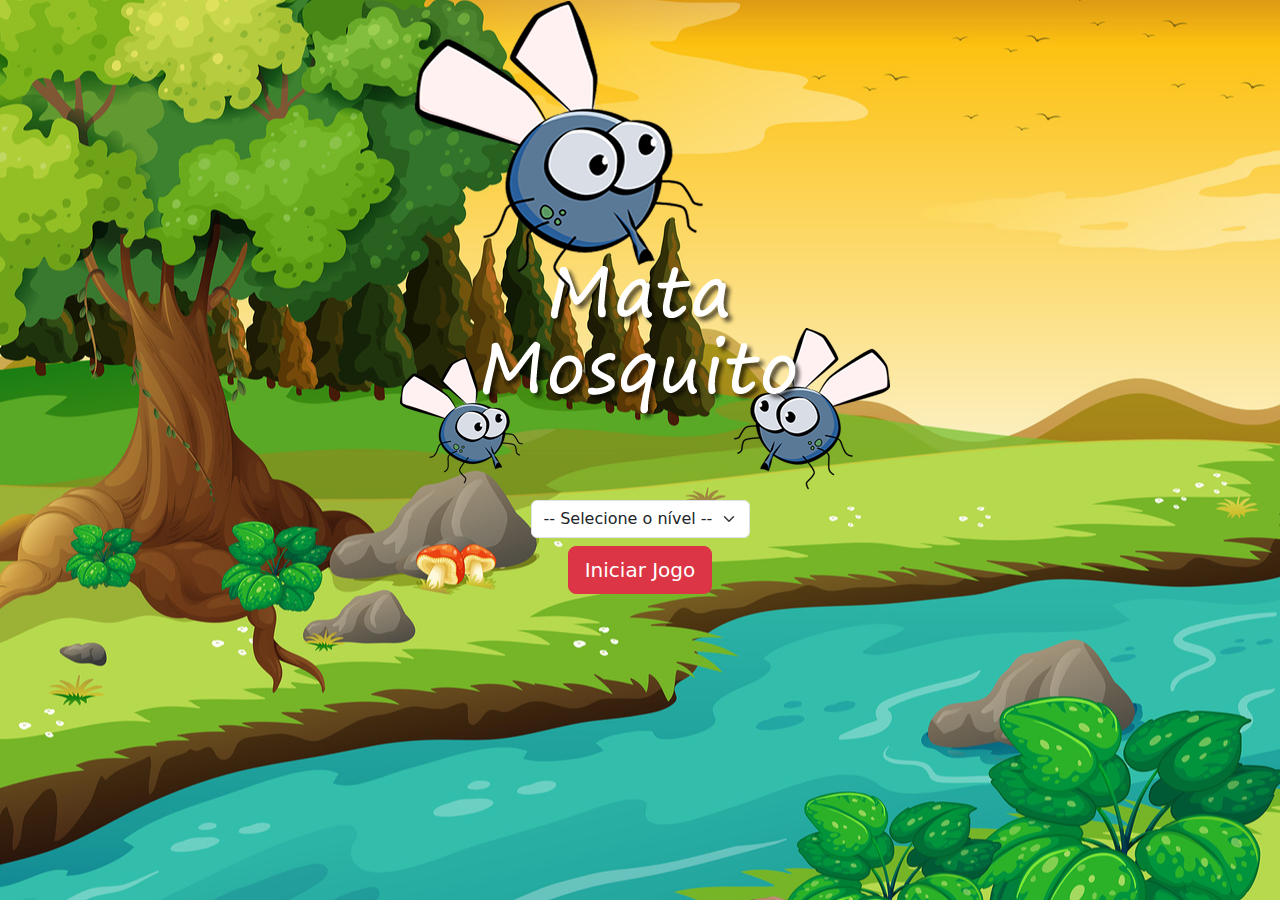
<file: index.html>
<!DOCTYPE html>
<html lang="pt-br">
<head>
    <meta charset="UTF-8">
    <meta name="viewport" content="width=device-width, initial-scale=1.0">
    <title>Vitória</title>
    <link href="https://cdn.jsdelivr.net/npm/bootstrap@5.3.3/dist/css/bootstrap.min.css" rel="stylesheet" integrity="sha384-QWTKZyjpPEjISv5WaRU9OFeRpok6YctnYmDr5pNlyT2bRjXh0JMhjY6hW+ALEwIH" crossorigin="anonymous">
    <link rel="stylesheet" href="style.css">
    <script>
        function iniciarJogo() {
        
            let nivel = document.getElementById('nivel').value
            if(nivel === '') {
                alert('Selecione um nível para iniciar o jogo.')
                return false
            }

            window.location.href= "app.html?"+ nivel
            
        }
    </script>
</head>
<body>
    <div class="container">
        <div class="row">
            <div class="col">
                <div class="d-flex justify-content-center">
                <img src="imagens/game.png" alt="">
            </div>
            </div>
        </div>

        <div class="row">
            <div class="col">
                <div class="d-flex justify-content-center">
            <div class="mb-2">
                <select class="form-select" name="" id="nivel">
                    <option value="">-- Selecione o nível --</option>
                    <option value="normal">Normal</option>
                    <option value="dificil">Difícil</option>
                    <option value="chucknorris">Chuck Norris</option>

                </select>
            </div>
            </div>
            </div>
        </div>

        <div class="row">
            <div class="col">
                <div class="d-flex justify-content-center">
                <button onclick="iniciarJogo()" class="btn btn-danger btn-lg">Iniciar Jogo</button>
            </div>
            </div>
        </div>
    </div>
</body>
</html>
</file>
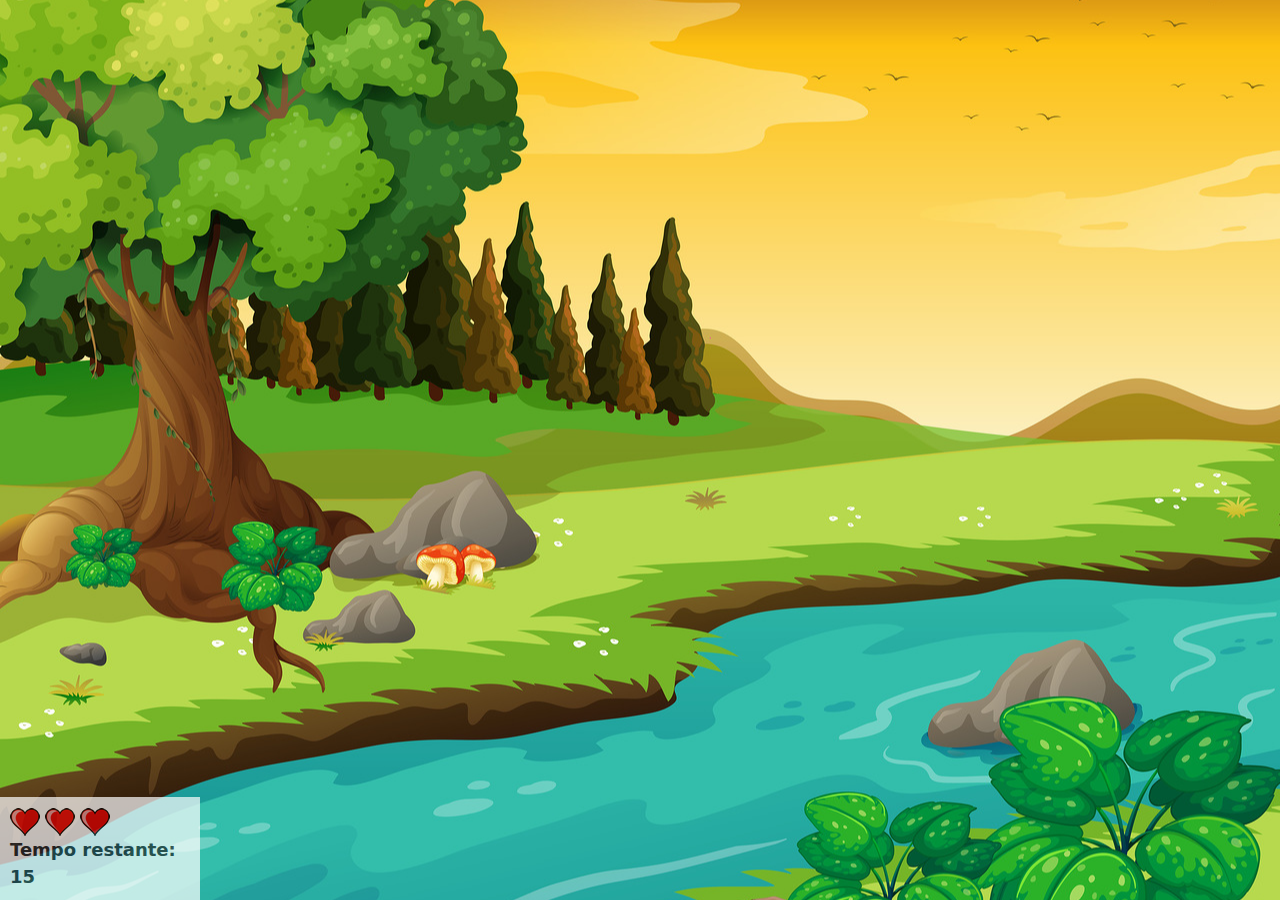
<file: app.html>
<!DOCTYPE html>
<html lang="pt-br">
<head>
    <meta charset="UTF-8">
    <meta name="viewport" content="width=device-width, initial-scale=1.0">
    <title>Mata mosquito</title>
    <link href="https://cdn.jsdelivr.net/npm/bootstrap@5.3.3/dist/css/bootstrap.min.css" rel="stylesheet" integrity="sha384-QWTKZyjpPEjISv5WaRU9OFeRpok6YctnYmDr5pNlyT2bRjXh0JMhjY6hW+ALEwIH" crossorigin="anonymous">
    <link rel="stylesheet" href="style.css">
</head>
<body onresize="ajustaTamanhoPalco()">
    <div class="container">
    <div class="painel">
        <div class="vidas">
            <img id="v1" src="imagens/coracao_cheio.png" alt="coracao_cheio">
            <img id="v2" src="imagens/coracao_cheio.png" alt="coracao_cheio">
            <img id="v3" src="imagens/coracao_cheio.png" alt="coracao_cheio">
        </div>
        <div class="cronometro">Tempo restante: <span id="cronometro"></span>

        </div>
    </div>
</div>
    

<script src="script.js"></script>
<script>
    document.getElementById('cronometro').innerHTML = tempo;
    setInterval(function() {
        posicaoRandomica()
    }, milisegundos)
    
</script>
</body>
</html>
</file>
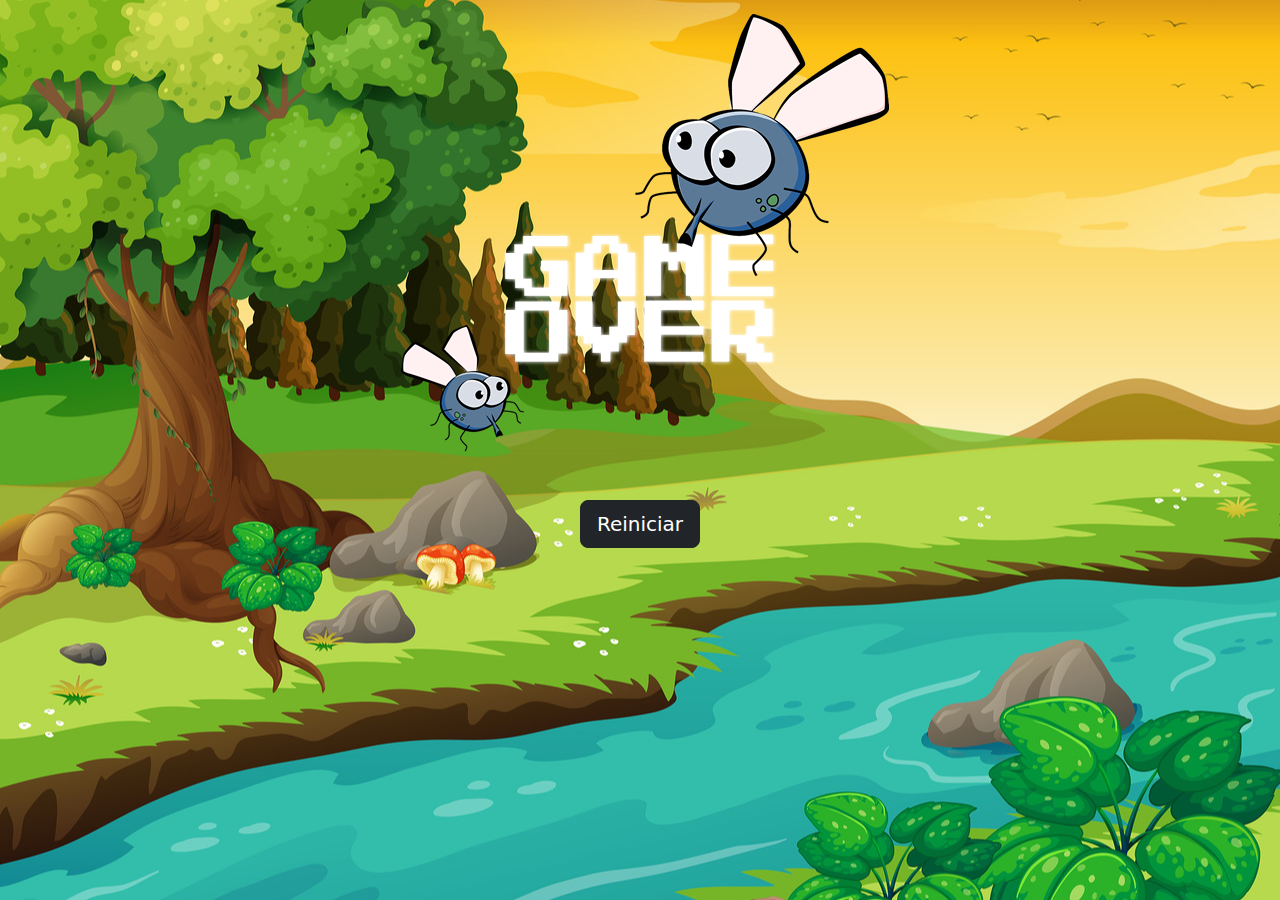
<file: perdeu.html>
<!DOCTYPE html>
<html lang="pt-br">
<head>
    <meta charset="UTF-8">
    <meta name="viewport" content="width=device-width, initial-scale=1.0">
    <title>GameOver</title>
    <link href="https://cdn.jsdelivr.net/npm/bootstrap@5.3.3/dist/css/bootstrap.min.css" rel="stylesheet" integrity="sha384-QWTKZyjpPEjISv5WaRU9OFeRpok6YctnYmDr5pNlyT2bRjXh0JMhjY6hW+ALEwIH" crossorigin="anonymous">
    <link rel="stylesheet" href="style.css">
</head>
<body>
    <div class="container">
        <div class="row">
            <div class="col">
                <div class="d-flex justify-content-center">
                <img src="imagens/game_over.png" alt="">
            </div>
            </div>
        </div>
        <div class="row">
            <div class="col">
                <div class="d-flex justify-content-center">
                <button class="btn btn-dark btn-lg" onclick="window.location.replace('index.html')">Reiniciar</button>
            </div>
            </div>
        </div>
    </div>
</body>
</html>
</file>
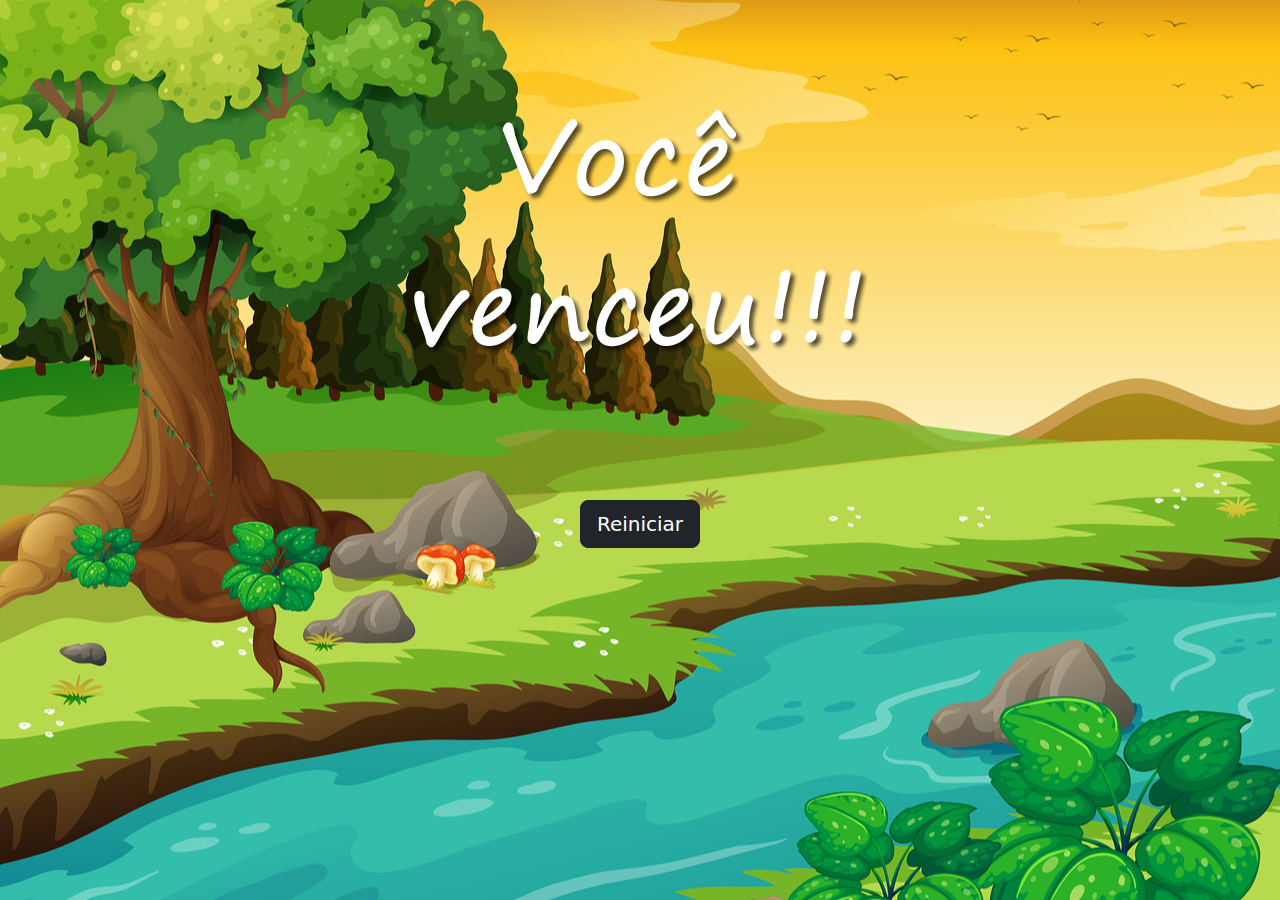
<file: vitoria.html>
<!DOCTYPE html>
<html lang="pt-br">
<head>
    <meta charset="UTF-8">
    <meta name="viewport" content="width=device-width, initial-scale=1.0">
    <title>Vitória</title>
    <link href="https://cdn.jsdelivr.net/npm/bootstrap@5.3.3/dist/css/bootstrap.min.css" rel="stylesheet" integrity="sha384-QWTKZyjpPEjISv5WaRU9OFeRpok6YctnYmDr5pNlyT2bRjXh0JMhjY6hW+ALEwIH" crossorigin="anonymous">
    <link rel="stylesheet" href="style.css">
</head>
<body>
    <div class="container">
        <div class="row">
            <div class="col">
                <div class="d-flex justify-content-center">
                <img src="imagens/vitoria.png" alt="">
            </div>
            </div>
        </div>
        <div class="row">
            <div class="col">
                <div class="d-flex justify-content-center">
                <button class="btn btn-dark btn-lg" onclick="window.location.replace('index.html')">Reiniciar</button>
            </div>
            </div>
        </div>
    </div>
</body>
</html>
</file>
<file: style.css>
html {
    cursor: url('imagens/mata_mosquito.png') 30 30, auto;
}
html,body {
    height: 100%;
    margin: 0;
    background-image: url('imagens/bg.jpg');
    background-position: center;
    background-repeat: no-repeat;
    background-size: cover;
}

.mosquito1 {
    width: 50px;
    height: 50px;
}
.mosquito2 {
    width: 70px;
    height: 70px;
}
.mosquito3 {
    width: 90px;
    height: 90px;
}

.ladoA {
    transform: scaleX(1);
}
.ladoA {
    transform: scaleX(-1);
}

.painel { 
    position: absolute;
    width: 200px;
    padding: 10px;
    bottom: 0px;
    left: 0px;
    border-top: 1px solid white;
    background-color: white;
    opacity: 0.7;
}
.vidas {
    float: left;

}

.cronometro {
    float: left;
    font-size: 18px;
    font-weight: bold;
}
</file>
